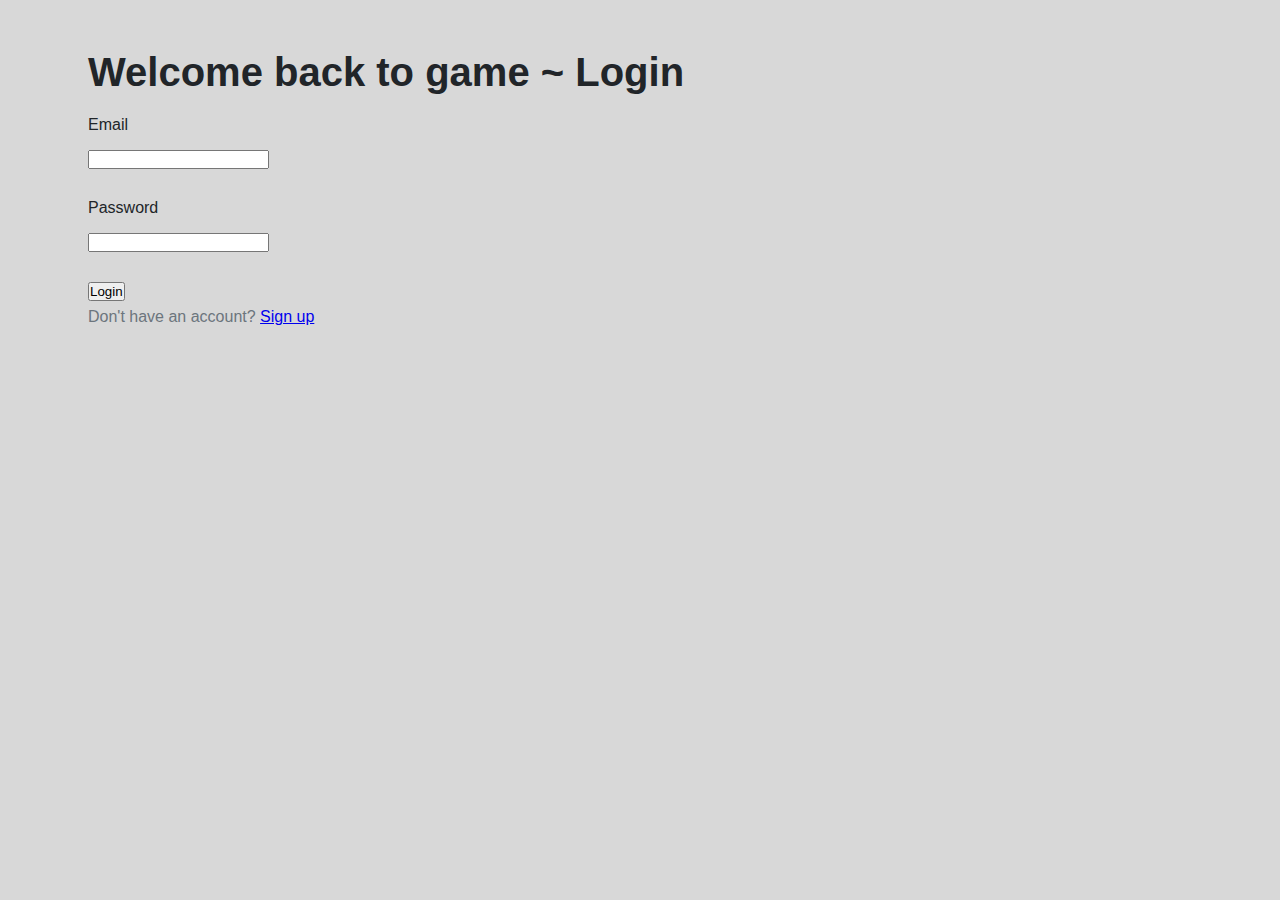
<file: index.html>
<!DOCTYPE html>
<html lang="en">
<head>
    <meta charset="UTF-8">
    <meta name="viewport" content="width=device-width, initial-scale=1.0">
    <title>Rock Paper Scissors</title>
    <link rel="stylesheet" href="style.css">
</head>
<body>
    <div class="container">
        <header>
            <h1>Rock Paper Scissors</h1>
            <div class="user-info">
                <span id="username-display"></span>
                <a href="profile.html" class="profile-btn">Profile</a>
                <button id="logout-btn">Logout</button>
            </div>
        </header>
        
        <div class="game-container">
            <div class="choices">
                <button class="choice-btn" data-choice="rock">✊</button>
                <button class="choice-btn" data-choice="paper">✋</button>
                <button class="choice-btn" data-choice="scissors">✌️</button>
            </div>
            
            <div class="results">
                <div class="result-selection">
                    <span class="result-label">You</span>
                    <span id="player-choice" class="choice-display">?</span>
                </div>
                <div class="result-selection">
                    <span class="result-label">Computer</span>
                    <span id="computer-choice" class="choice-display">?</span>
                </div>
            </div>
            
            <div id="result-text" class="result-text">Choose your weapon!</div>
            
            <div class="score-container">
                <div class="score-box">
                    <span class="score-label">Wins:</span>
                    <span id="wins" class="score-value">0</span>
                </div>
                <div class="score-box">
                    <span class="score-label">Losses:</span>
                    <span id="losses" class="score-value">0</span>
                </div>
                <div class="score-box">
                    <span class="score-label">Draws:</span>
                    <span id="draws" class="score-value">0</span>
                </div>
            </div>
        </div>
    </div>

    <script src="auth.js"></script>
    <script src="game.js"></script>
</body>
</html>
</file>
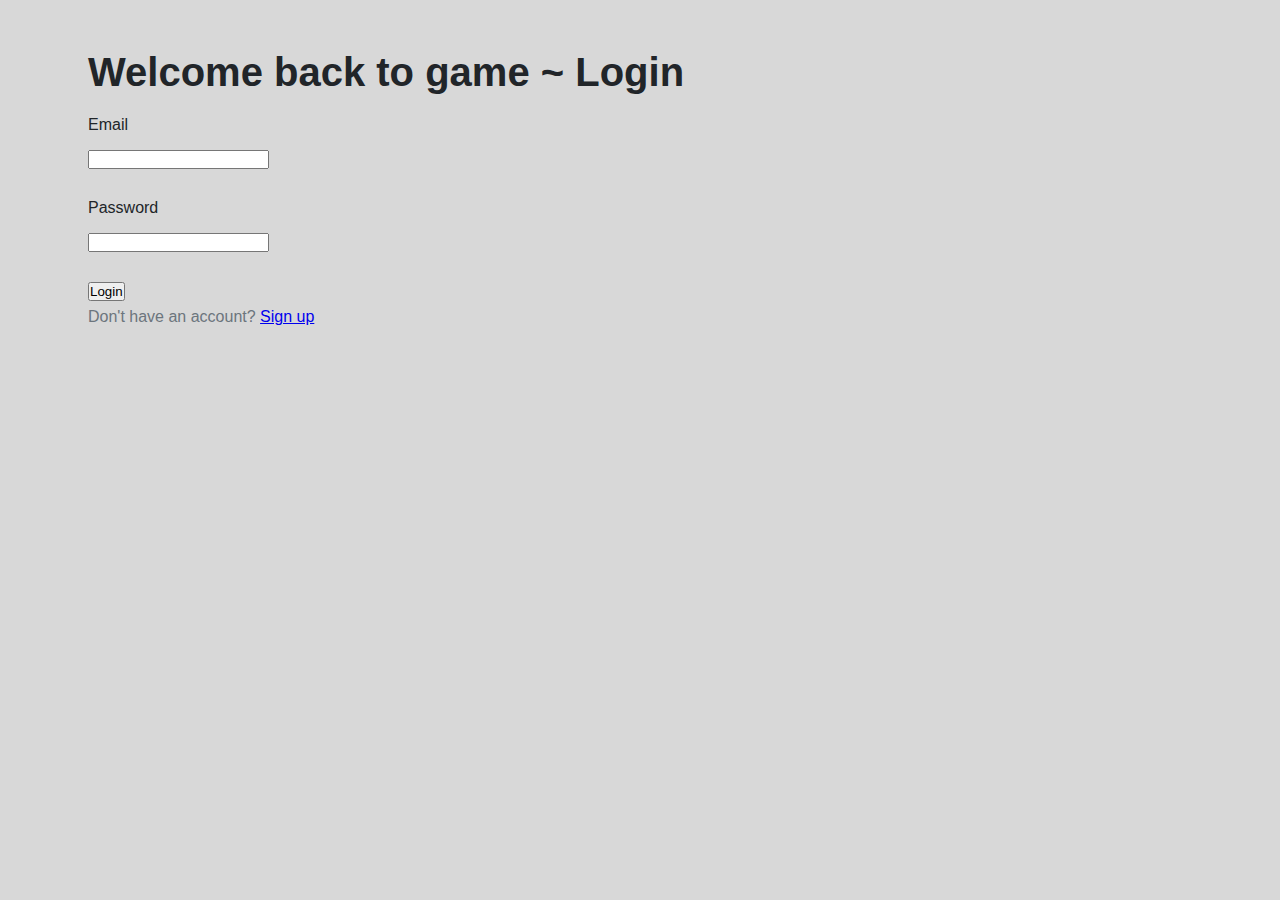
<file: game2.html>
<!DOCTYPE html>
<html lang="en">
<head>
  <meta charset="UTF-8">
  <title>Tic Tac Toe vs Computer</title>
  <link rel="stylesheet" href="style.css">
  <style>
    .board {
      display: grid;
      grid-template-columns: repeat(3, 100px);
      gap: 5px;
      margin: 20px auto;
      width: max-content;
    }
    .cell {
      width: 100px;
      height: 100px;
      font-size: 2em;
      text-align: center;
      line-height: 100px;
      background: #fff;
      border: 2px solid #333;
      cursor: pointer;
    }
    .cell:hover {
      background-color: #eee;
    }
    #status, #statsDisplay {
      font-size: 1.2em;
      margin-top: 20px;
    }
    .container {
      margin-top: 30px;
    }
  </style>
</head>
<body onload="checkAuth(); initGame();">
  <div class="container">
    <h2>Tic Tac Toe - Player vs Computer</h2>
    <div class="board" id="board"></div>
    <div id="status">Your Turn (X)</div>
    <div id="statsDisplay" style="margin-top: 10px;"></div>

    <button onclick="initGame()" class="btn">Restart</button>
    <br><br>

                <a href="index.html">← Back to Home</a>
  </div>

  <!-- Game + Logic -->
  <script>
    let board = [];
    let gameOver = false;
    const PLAYER = 'X';
    const COMPUTER = 'O';

    function initGame() {
      board = Array(9).fill("");
      gameOver = false;
      const boardDiv = document.getElementById("board");
      boardDiv.innerHTML = "";

      for (let i = 0; i < 9; i++) {
        const cell = document.createElement("div");
        cell.classList.add("cell");
        cell.dataset.index = i;
        cell.addEventListener("click", playerMove);
        boardDiv.appendChild(cell);
      }

      document.getElementById("status").innerText = "Your Turn (X)";
      showStats();
    }

    function playerMove(e) {
      const index = e.target.dataset.index;
      if (board[index] !== "" || gameOver) return;

      makeMove(index, PLAYER);
      if (!gameOver) {
        setTimeout(computerMove, 500);
      }
    }

    function computerMove() {
      const emptyCells = board
        .map((v, i) => v === "" ? i : null)
        .filter(v => v !== null);
      if (emptyCells.length === 0) return;

      const randomIndex = emptyCells[Math.floor(Math.random() * emptyCells.length)];
      makeMove(randomIndex, COMPUTER);
    }

    function makeMove(index, player) {
      board[index] = player;
      const cell = document.querySelector(`.cell[data-index='${index}']`);
      cell.innerText = player;
      cell.style.pointerEvents = "none";

      const winner = checkWinner();
      if (winner) {
        gameOver = true;
        if (winner === PLAYER) {
          document.getElementById("status").innerText = "You Win!";
          updateStats("win");
        } else {
          document.getElementById("status").innerText = "Computer Wins!";
          updateStats("loss");
        }
        showStats();
        return;
      }

      if (board.every(cell => cell !== "")) {
        document.getElementById("status").innerText = "It's a Draw!";
        gameOver = true;
        updateStats("loss");
        showStats();
        return;
      }

      document.getElementById("status").innerText =
        (player === PLAYER) ? "Computer's Turn (O)" : "Your Turn (X)";
    }

    function checkWinner() {
      const winPatterns = [
        [0,1,2], [3,4,5], [6,7,8],
        [0,3,6], [1,4,7], [2,5,8],
        [0,4,8], [2,4,6]
      ];

      for (let pattern of winPatterns) {
        const [a, b, c] = pattern;
        if (board[a] && board[a] === board[b] && board[b] === board[c]) {
          return board[a];
        }
      }
      return null;
    }

    function showStats() {
      const stats = getUserStats();
      document.getElementById("statsDisplay").innerText =
        `Wins: ${stats.wins} | Losses: ${stats.losses}`;
    }

    // --- Storage + Auth Helpers ---

    function getSession() {
      return localStorage.getItem("loggedInUser");
    }

    function checkAuth(redirect = true) {
      const user = getSession();
      if (!user && redirect) {
        window.location.href = "login.html";
      }
      return !!user;
    }

    function updateStats(result) {
      const user = getSession();
      if (!user) return;

      let stats = JSON.parse(localStorage.getItem("userStats")) || {};
      if (!stats[user]) stats[user] = { wins: 0, losses: 0 };

      if (result === "win") stats[user].wins++;
      else stats[user].losses++;

      localStorage.setItem("userStats", JSON.stringify(stats));
    }

    function getUserStats() {
      const user = getSession();
      const stats = JSON.parse(localStorage.getItem("userStats")) || {};
      return stats[user] || { wins: 0, losses: 0 };
    }
  </script>
</body>
</html>
</file>
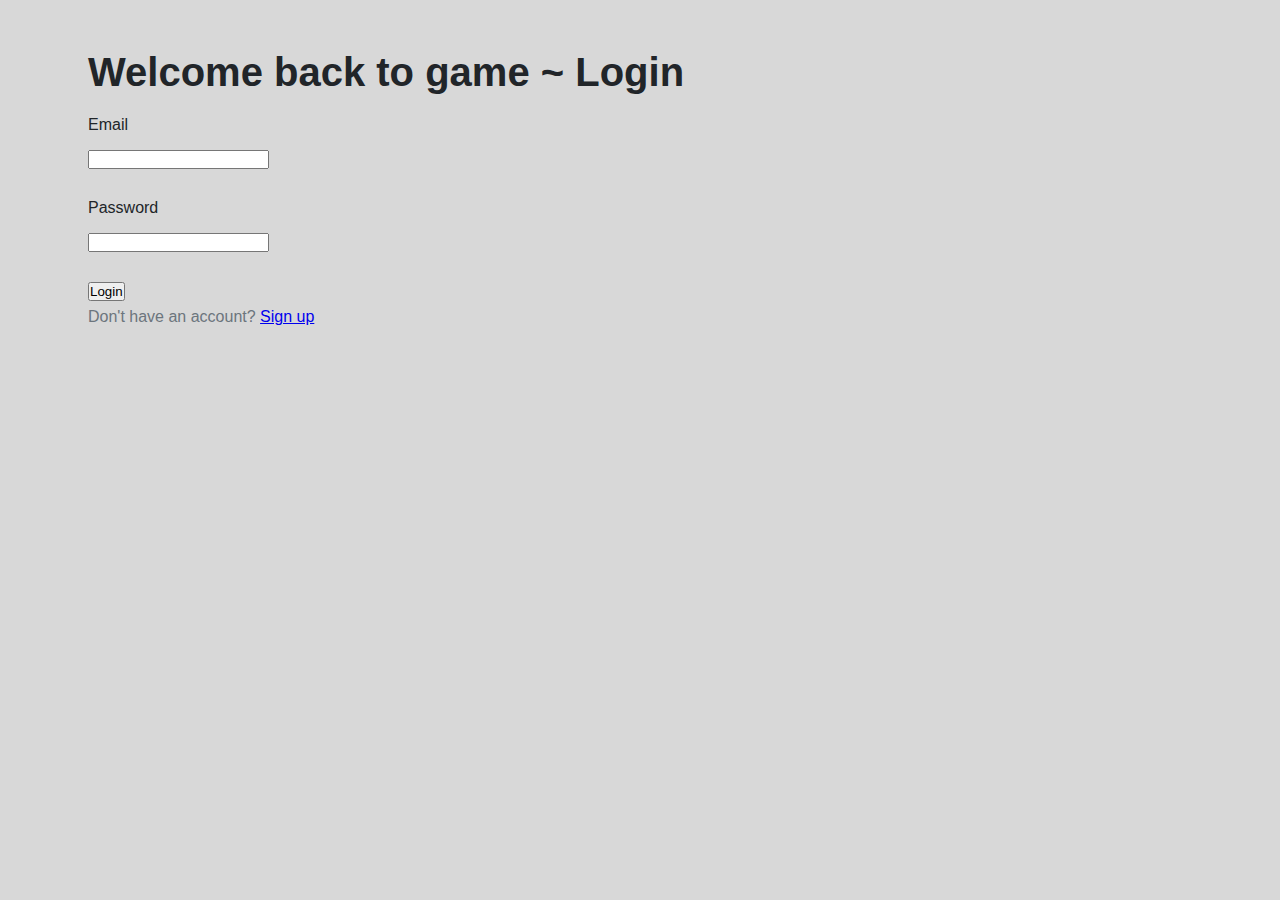
<file: login.html>
<!DOCTYPE html>
<html lang="en">
<head>
    <meta charset="UTF-8">
    <meta name="viewport" content="width=device-width, initial-scale=1.0">
    <title>Login</title>
    <link rel="stylesheet" href="style.css">
</head>
<body>
    <div class="container">
        <div class="auth-form">
            <h1>Welcome back to game ~ Login </h1>
            <form id="login-form">
                <div class="form-group">
                    <label for="email">Email</label>
                    <input type="email" id="email" required>
                </div>
                <div class="form-group">
                    <label for="password">Password</label>
                    <input type="password" id="password" required>
                </div>
                <button type="submit">Login</button>
            </form>
            <p>Don't have an account? <a href="signup.html" onclick="event.preventDefault(); window.location.href='signup.html'">Sign up</a></p>
            <p id="login-error" class="error-message"></p>
        </div>
    </div>

    <script src="auth.js"></script>
</body>
</html>
</file>
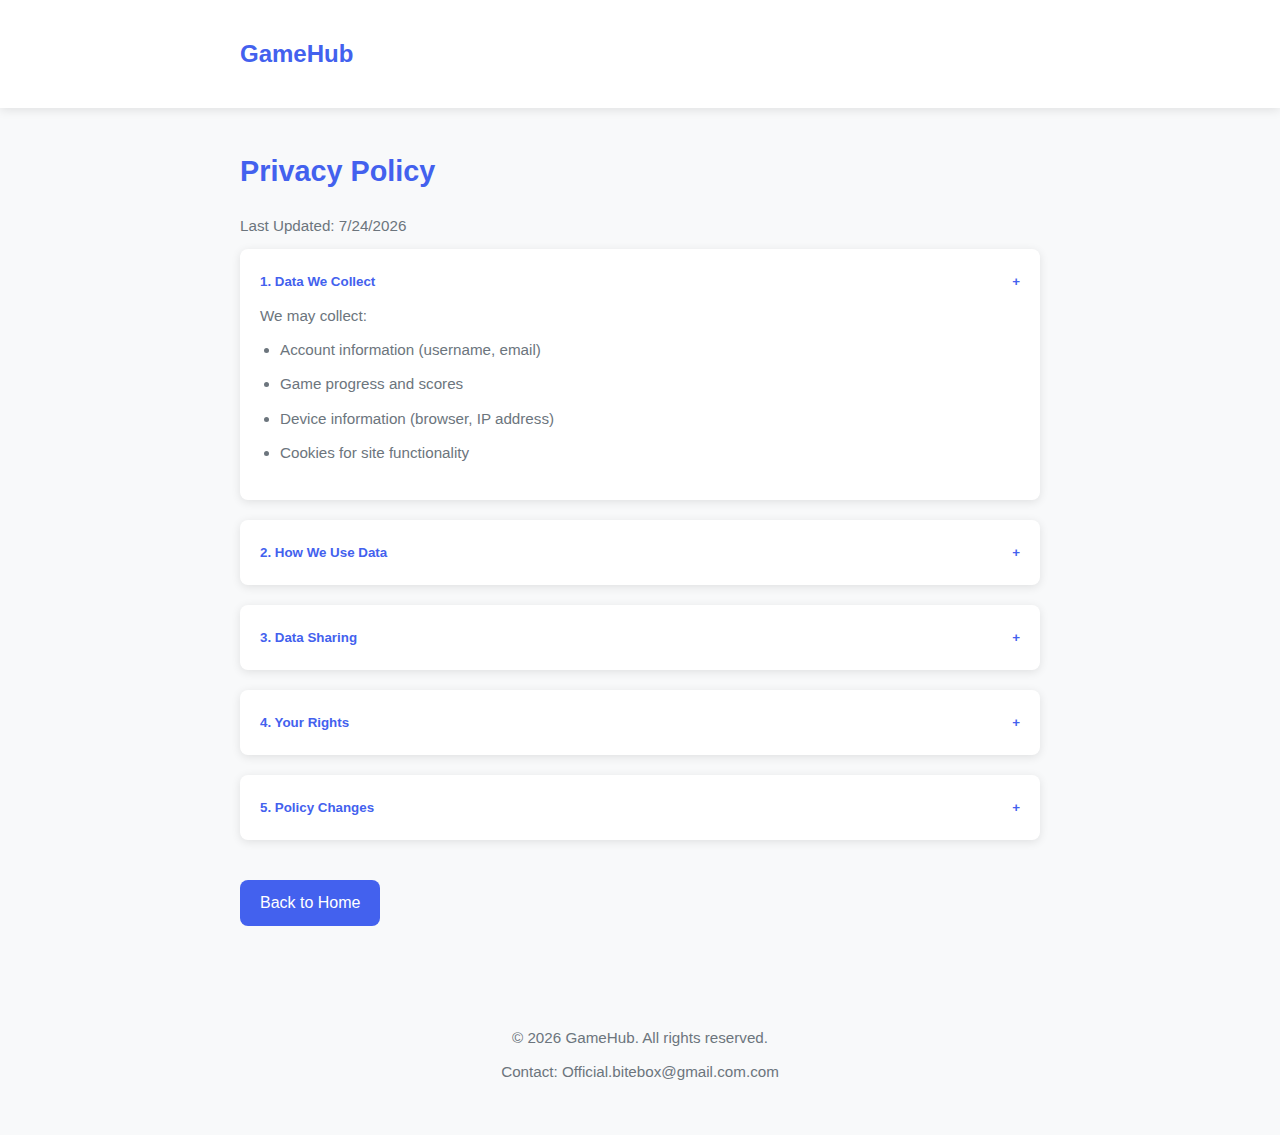
<file: privacy.html>
<!DOCTYPE html>
<html lang="en">
<head>
    <meta charset="UTF-8">
    <meta name="viewport" content="width=device-width, initial-scale=1.0">
    <title>GameHub - Privacy Policy</title>
    <style>
        /* Base Styles */
        :root {
            --primary: #4361ee;
            --dark: #212529;
            --light: #f8f9fa;
            --gray: #6c757d;
            --border-radius: 8px;
            --box-shadow: 0 2px 10px rgba(0,0,0,0.1);
        }

        * {
            margin: 0;
            padding: 0;
            box-sizing: border-box;
        }

        body {
            font-family: 'Segoe UI', Tahoma, Geneva, Verdana, sans-serif;
            line-height: 1.6;
            background-color: var(--light);
            color: var(--dark);
            padding: 0;
            margin: 0;
        }

        .container {
            width: 90%;
            max-width: 800px;
            margin: 0 auto;
            padding: 20px 0;
        }

        header {
            background-color: white;
            box-shadow: var(--box-shadow);
            padding: 15px 0;
            margin-bottom: 20px;
        }

        .logo {
            font-size: 1.5rem;
            font-weight: bold;
            color: var(--primary);
            text-decoration: none;
        }

        h1 {
            color: var(--primary);
            margin-bottom: 20px;
            font-size: 1.8rem;
        }

        h2 {
            font-size: 1.3rem;
            margin: 25px 0 10px;
            color: var(--dark);
        }

        p, li {
            margin-bottom: 10px;
            color: var(--gray);
            font-size: 0.95rem;
        }

        ul {
            padding-left: 20px;
            margin-bottom: 15px;
        }

        .policy-section {
            background: white;
            padding: 20px;
            border-radius: var(--border-radius);
            box-shadow: var(--box-shadow);
            margin-bottom: 20px;
        }

        .back-btn {
            display: inline-block;
            background: var(--primary);
            color: white;
            text-decoration: none;
            padding: 10px 20px;
            border-radius: var(--border-radius);
            margin-top: 20px;
            transition: all 0.3s;
        }

        .back-btn:hover {
            background: #3a0ca3;
        }

        footer {
            text-align: center;
            margin-top: 40px;
            padding: 20px 0;
            color: var(--gray);
            font-size: 0.9rem;
        }

        /* Toggle Sections */
        .toggle-btn {
            background: none;
            border: none;
            color: var(--primary);
            font-weight: bold;
            cursor: pointer;
            padding: 5px 0;
            text-align: left;
            width: 100%;
            display: flex;
            justify-content: space-between;
            align-items: center;
        }

        .toggle-content {
            display: none;
            padding-top: 10px;
        }

        .toggle-content.show {
            display: block;
        }

        /* Responsive Styles */
        @media (max-width: 768px) {
            h1 {
                font-size: 1.5rem;
            }
            
            h2 {
                font-size: 1.2rem;
            }
            
            .policy-section {
                padding: 15px;
            }
        }

        @media (max-width: 480px) {
            .container {
                width: 95%;
            }
            
            h1 {
                font-size: 1.3rem;
            }
        }

        @media (max-width: 320px) {
            .logo {
                font-size: 1.3rem;
            }
            
            h1 {
                font-size: 1.2rem;
            }
            
            p, li {
                font-size: 0.9rem;
            }
        }

        @media (max-width: 250px) {
            .container {
                width: 98%;
                padding: 10px 0;
            }
            
            .logo {
                font-size: 1.1rem;
            }
            
            h1 {
                font-size: 1.1rem;
                margin-bottom: 15px;
            }
            
            h2 {
                font-size: 1rem;
            }
            
            p, li {
                font-size: 0.85rem;
            }
            
            .back-btn {
                padding: 8px 15px;
                font-size: 0.9rem;
            }
        }
    </style>
</head>
<body>
    <header>
        <div class="container">
            <a href="index.html" class="logo">GameHub</a>
        </div>
    </header>

    <main class="container">
        <h1>Privacy Policy</h1>
        
        <p>Last Updated: <span id="currentDate"></span></p>
        
        <div class="policy-section">
            <button class="toggle-btn" onclick="toggleSection('dataCollection')">
                <span>1. Data We Collect</span>
                <span>+</span>
            </button>
            <div class="toggle-content" id="dataCollection">
                <p>We may collect:</p>
                <ul>
                    <li>Account information (username, email)</li>
                    <li>Game progress and scores</li>
                    <li>Device information (browser, IP address)</li>
                    <li>Cookies for site functionality</li>
                </ul>
            </div>
        </div>
        
        <div class="policy-section">
            <button class="toggle-btn" onclick="toggleSection('dataUse')">
                <span>2. How We Use Data</span>
                <span>+</span>
            </button>
            <div class="toggle-content" id="dataUse">
                <p>Your data helps us:</p>
                <ul>
                    <li>Provide and improve our games</li>
                    <li>Personalize your experience</li>
                    <li>Prevent fraud and abuse</li>
                    <li>Send important service updates</li>
                </ul>
            </div>
        </div>
        
        <div class="policy-section">
            <button class="toggle-btn" onclick="toggleSection('dataSharing')">
                <span>3. Data Sharing</span>
                <span>+</span>
            </button>
            <div class="toggle-content" id="dataSharing">
                <p>We don't sell your data. We may share with:</p>
                <ul>
                    <li>Service providers who help operate GameHub</li>
                    <li>Legal authorities when required by law</li>
                </ul>
            </div>
        </div>
        
        <div class="policy-section">
            <button class="toggle-btn" onclick="toggleSection('yourRights')">
                <span>4. Your Rights</span>
                <span>+</span>
            </button>
            <div class="toggle-content" id="yourRights">
                <p>You can:</p>
                <ul>
                    <li>Access and update your account information</li>
                    <li>Request deletion of your data</li>
                    <li>Opt-out of marketing emails</li>
                    <li>Disable cookies in your browser</li>
                </ul>
            </div>
        </div>
        
    
        
        <div class="policy-section">
            <button class="toggle-btn" onclick="toggleSection('changes')">
                <span>5. Policy Changes</span>
                <span>+</span>
            </button>
            <div class="toggle-content" id="changes">
                <p>We may update this policy. We'll notify you of significant changes through our website or email.</p>
            </div>
        </div>
        
        <a href="index.html" class="back-btn">Back to Home</a>
    </main>

    <footer>
        <div class="container">
            <p>&copy; <span id="currentYear"></span> GameHub. All rights reserved.</p>
            <p>Contact: Official.bitebox@gmail.com.com</p>
        </div>
    </footer>

    <script>
        // Set current date and year
        document.getElementById('currentDate').textContent = new Date().toLocaleDateString();
        document.getElementById('currentYear').textContent = new Date().getFullYear();
        
        // Toggle sections
        function toggleSection(sectionId) {
            const section = document.getElementById(sectionId);
            const btn = document.querySelector(`[onclick="toggleSection('${sectionId}')]`);
            
            section.classList.toggle('show');
            btn.querySelector('span:last-child').textContent = 
                section.classList.contains('show') ? '−' : '+';
        }
        
        // Open first section by default
        window.onload = function() {
            toggleSection('dataCollection');
        };
        
        // Make all external links open in new tab
        document.querySelectorAll('a[href^="http"]').forEach(link => {
            link.setAttribute('target', '_blank');
        });
    </script>
</body>
</html>
</file>
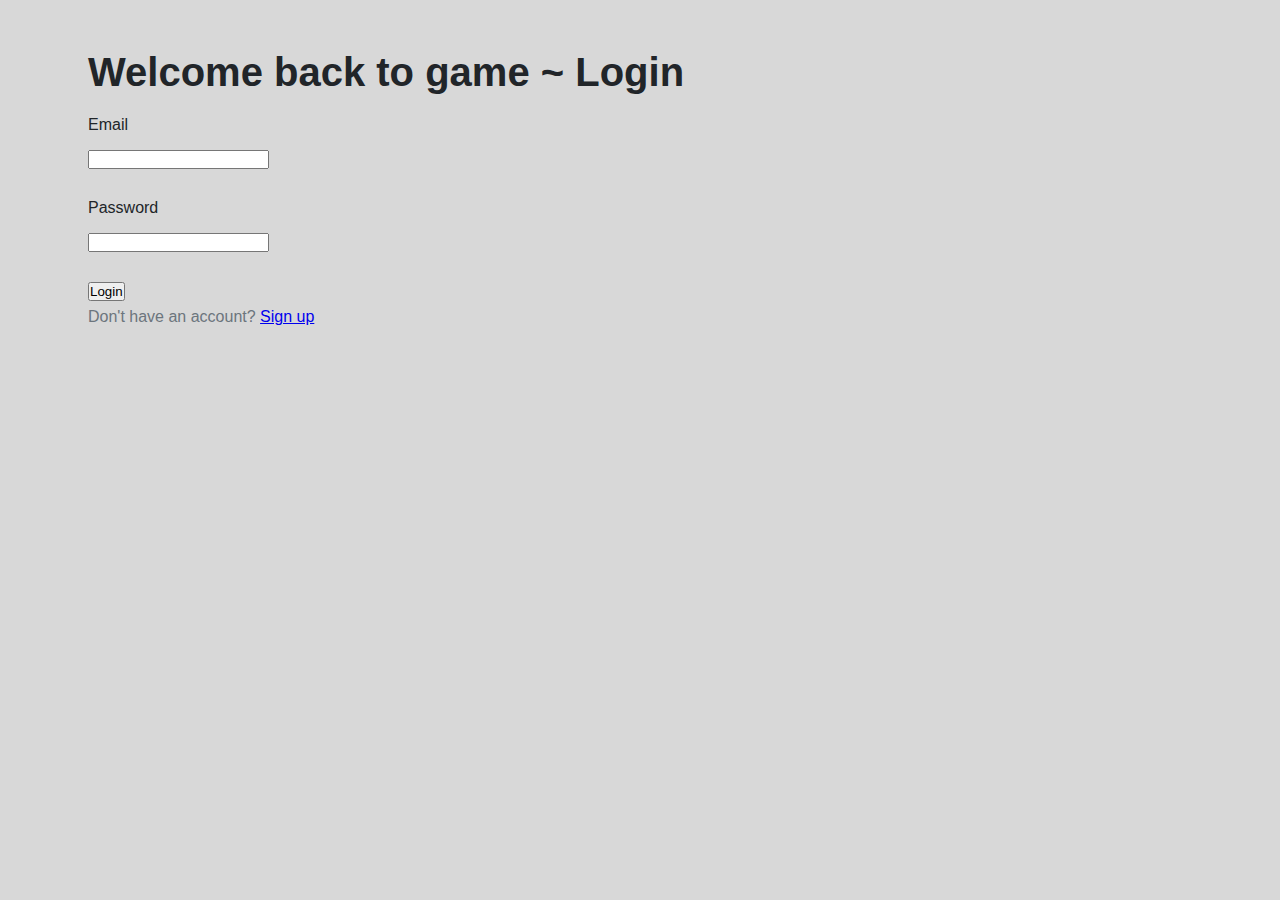
<file: profile.html>
<!DOCTYPE html>
<html lang="en">
<head>
    <meta charset="UTF-8">
    <meta name="viewport" content="width=device-width, initial-scale=1.0">
    <title>User Profile</title>
    <link rel="stylesheet" href="style.css">
</head>
<body>
    <div class="container">
        <header>
            <h1>User Profile</h1>
            <div class="user-info">
                <span id="profile-username"></span>
                <a href="index.html" class="back-btn">Back to Game</a>
                <button id="profile-logout-btn">Logout</button>
            </div>
        </header>
        
        <div class="profile-container">
            <h2>Game Statistics</h2>
            <div class="stats">
                <p>Wins: <span id="wins-count">0</span></p>
                <p>Losses: <span id="losses-count">0</span></p>
            </div>
        </div>
    </div>

    <script src="auth.js"></script>
    <script src="profile.js"></script>
</body>
</html>
</file>
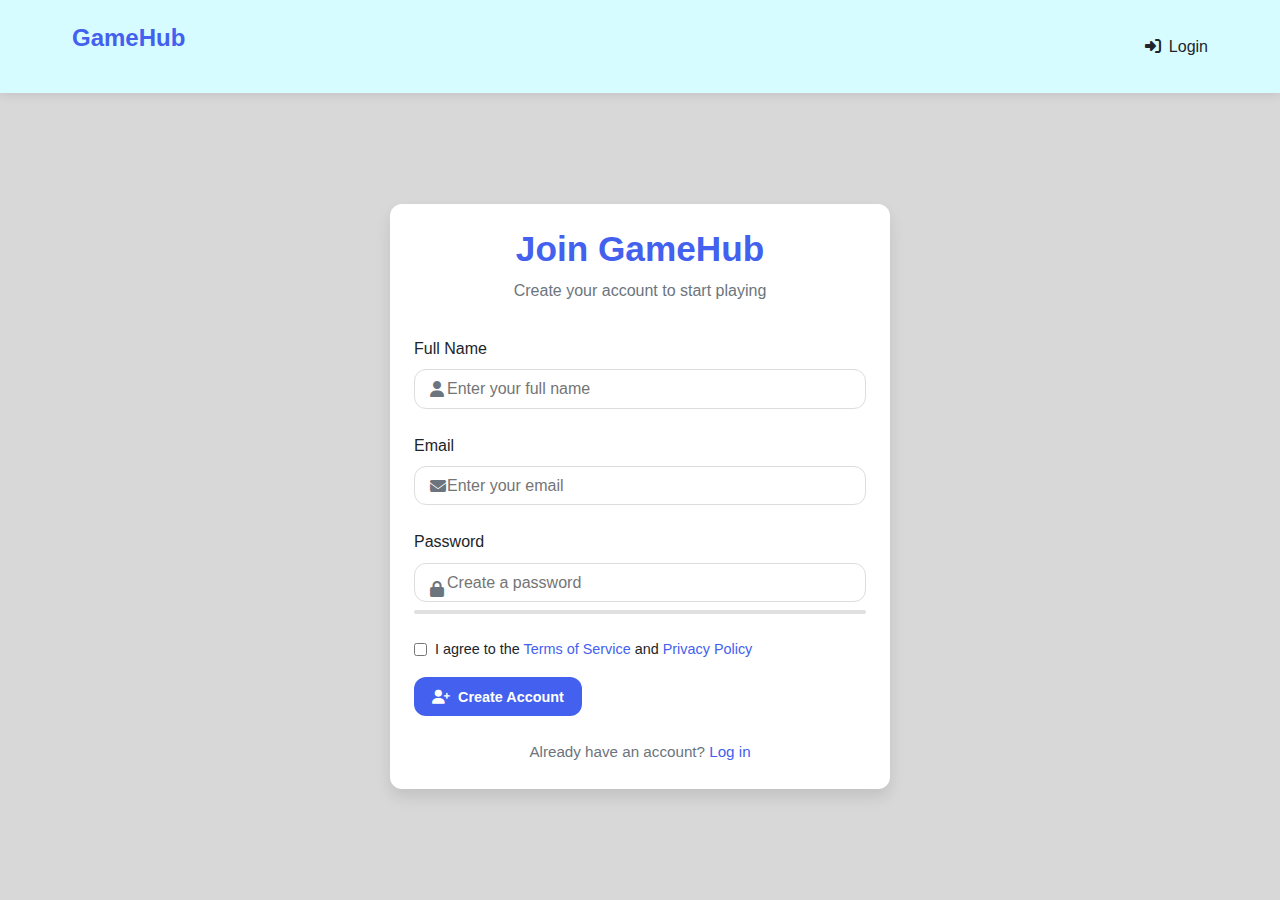
<file: signup.html>
<!DOCTYPE html>
<html lang="en">
<head>
    <meta charset="UTF-8">
    <meta name="viewport" content="width=device-width, initial-scale=1.0">
    <title>Sign Up | GameHub</title>
    <link rel="stylesheet" href="https://cdnjs.cloudflare.com/ajax/libs/font-awesome/6.4.0/css/all.min.css">
    <link rel="stylesheet" href="style.css">
    <style>
        /* Additional styles for signup page */
        .password-strength {
            margin-top: 0.5rem;
            height: 4px;
            background: #e0e0e0;
            border-radius: 2px;
            overflow: hidden;
        }
        
        .password-strength-fill {
            height: 100%;
            width: 0%;
            background: var(--danger-color);
            transition: width 0.3s ease;
        }
        
        .terms-checkbox {
            display: flex;
            align-items: center;
            margin: 1rem 0;
        }
        
        .terms-checkbox input {
            margin-right: 0.5rem;
        }
        
        .terms-text {
            font-size: 0.9rem;
        }
    </style>
</head>
<body>
    <nav class="navbar">
        <div class="container">
            <h1 class="logo">GameHub</h1>
            <div class="nav-links">
                <a href="login.html" class="nav-link"><i class="fas fa-sign-in-alt"></i> Login</a>
            </div>
        </div>
    </nav>

    <div class="container auth-container">
        <div class="auth-card">
            <div class="auth-header">
                <h1>Join GameHub</h1>
                <p>Create your account to start playing</p>
            </div>
            
            <form id="signup-form" class="auth-form">
                <div class="form-group">
                    <label for="name">Full Name</label>
                    <div class="input-with-icon">
                        <i class="fas fa-user"></i>
                        <input type="text" id="name" placeholder="Enter your full name" required>
                    </div>
                </div>
                
                <div class="form-group">
                    <label for="email">Email</label>
                    <div class="input-with-icon">
                        <i class="fas fa-envelope"></i>
                        <input type="email" id="email" placeholder="Enter your email" required>
                    </div>
                </div>
                
                <div class="form-group">
                    <label for="password">Password</label>
                    <div class="input-with-icon">
                        <i class="fas fa-lock"></i>
                        <input type="password" id="password" placeholder="Create a password" required minlength="6">
                        <div class="password-strength">
                            <div class="password-strength-fill" id="password-strength-fill"></div>
                        </div>
                    </div>
                </div>
                
                <div class="terms-checkbox">
                    <input type="checkbox" id="terms" required>
                    <label for="terms" class="terms-text">
                        I agree to the <a href="terms.html">Terms of Service</a> and <a href="privacy.html">Privacy Policy</a>
                    </label>
                </div>
                
                <button type="submit" class="btn btn-primary">
                    <i class="fas fa-user-plus"></i> Create Account
                </button>
                
                <div class="auth-footer">
                    <p>Already have an account? <a href="login.html">Log in</a></p>
                </div>
            </form>
        </div>
    </div>

    <script src="auth.js"></script>
    <script>
        // Password strength indicator
        document.getElementById('password')?.addEventListener('input', function(e) {
            const password = e.target.value;
            const strengthFill = document.getElementById('password-strength-fill');
            
            // Very simple strength calculation
            let strength = 0;
            if (password.length > 0) strength += 20;
            if (password.length >= 6) strength += 30;
            if (/[A-Z]/.test(password)) strength += 20;
            if (/[0-9]/.test(password)) strength += 20;
            if (/[^A-Za-z0-9]/.test(password)) strength += 10;
            
            // Cap at 100
            strength = Math.min(100, strength);
            
            // Update visual indicator
            strengthFill.style.width = `${strength}%`;
            
            // Change color based on strength
            if (strength < 40) {
                strengthFill.style.backgroundColor = 'var(--danger-color)';
            } else if (strength < 70) {
                strengthFill.style.backgroundColor = 'var(--warning-color)';
            } else {
                strengthFill.style.backgroundColor = 'var(--success-color)';
            }
        });
    </script>
</body>
</html>
</file>
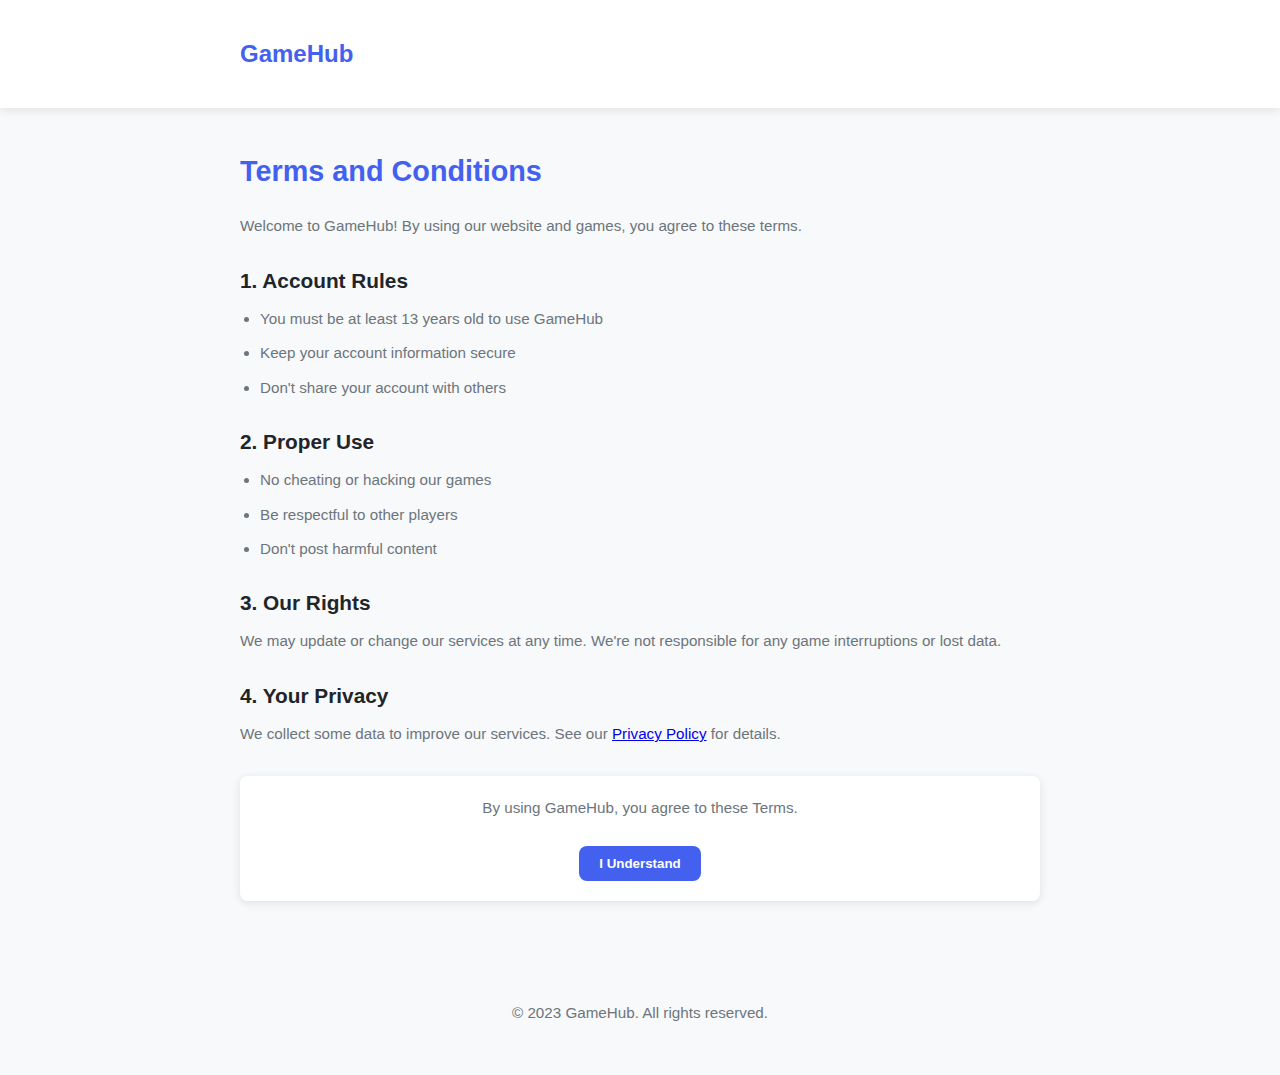
<file: terms.html>
<!DOCTYPE html>
<html lang="en">
<head>
    <meta charset="UTF-8">
    <meta name="viewport" content="width=device-width, initial-scale=1.0">
    <title>GameHub - Terms and Conditions</title>
    <style>
        /* Base Styles */
        :root {
            --primary: #4361ee;
            --dark: #212529;
            --light: #f8f9fa;
            --gray: #6c757d;
            --border-radius: 8px;
            --box-shadow: 0 2px 10px rgba(0,0,0,0.1);
        }

        * {
            margin: 0;
            padding: 0;
            box-sizing: border-box;
        }

        body {
            font-family: 'Segoe UI', Tahoma, Geneva, Verdana, sans-serif;
            line-height: 1.6;
            background-color: var(--light);
            color: var(--dark);
            padding: 0;
            margin: 0;
        }

        .container {
            width: 90%;
            max-width: 800px;
            margin: 0 auto;
            padding: 20px 0;
        }

        header {
            background-color: white;
            box-shadow: var(--box-shadow);
            padding: 15px 0;
            margin-bottom: 20px;
        }

        .logo {
            font-size: 1.5rem;
            font-weight: bold;
            color: var(--primary);
            text-decoration: none;
        }

        h1 {
            color: var(--primary);
            margin-bottom: 20px;
            font-size: 1.8rem;
        }

        h2 {
            font-size: 1.3rem;
            margin: 25px 0 10px;
            color: var(--dark);
        }

        p, li {
            margin-bottom: 10px;
            color: var(--gray);
            font-size: 0.95rem;
        }

        ul {
            padding-left: 20px;
            margin-bottom: 15px;
        }

        .accept-section {
            background: white;
            padding: 20px;
            border-radius: var(--border-radius);
            box-shadow: var(--box-shadow);
            margin-top: 30px;
            text-align: center;
        }

        .accept-btn {
            background: var(--primary);
            color: white;
            border: none;
            padding: 10px 20px;
            border-radius: var(--border-radius);
            cursor: pointer;
            font-weight: bold;
            margin-top: 15px;
            transition: all 0.3s;
        }

        .accept-btn:hover {
            background: #3a0ca3;
        }

        footer {
            text-align: center;
            margin-top: 40px;
            padding: 20px 0;
            color: var(--gray);
            font-size: 0.9rem;
        }

        /* Responsive Styles */
        @media (max-width: 768px) {
            h1 {
                font-size: 1.5rem;
            }
            
            h2 {
                font-size: 1.2rem;
            }
        }

        @media (max-width: 480px) {
            .container {
                width: 95%;
            }
            
            h1 {
                font-size: 1.3rem;
            }
            
            .accept-section {
                padding: 15px;
            }
        }

        @media (max-width: 320px) {
            .logo {
                font-size: 1.3rem;
            }
            
            h1 {
                font-size: 1.2rem;
            }
            
            p, li {
                font-size: 0.9rem;
            }
        }

        @media (max-width: 250px) {
            .container {
                width: 98%;
                padding: 10px 0;
            }
            
            .logo {
                font-size: 1.1rem;
            }
            
            h1 {
                font-size: 1.1rem;
                margin-bottom: 15px;
            }
            
            h2 {
                font-size: 1rem;
            }
            
            p, li {
                font-size: 0.85rem;
            }
            
            .accept-btn {
                padding: 8px 15px;
                font-size: 0.9rem;
            }
        }
    </style>
</head>
<body>
    <header>
        <div class="container">
            <a href="index.html" class="logo">GameHub</a>
        </div>
    </header>

    <main class="container">
        <h1>Terms and Conditions</h1>
        
        <p>Welcome to GameHub! By using our website and games, you agree to these terms.</p>
        
        <h2>1. Account Rules</h2>
        <ul>
            <li>You must be at least 13 years old to use GameHub</li>
            <li>Keep your account information secure</li>
            <li>Don't share your account with others</li>
        </ul>
        
        <h2>2. Proper Use</h2>
        <ul>
            <li>No cheating or hacking our games</li>
            <li>Be respectful to other players</li>
            <li>Don't post harmful content</li>
        </ul>
        
        <h2>3. Our Rights</h2>
        <p>We may update or change our services at any time. We're not responsible for any game interruptions or lost data.</p>
        
        <h2>4. Your Privacy</h2>
        <p>We collect some data to improve our services. See our <a href="#">Privacy Policy</a> for details.</p>
        
        <div class="accept-section">
            <p>By using GameHub, you agree to these Terms.</p>
            <button class="accept-btn" id="acceptBtn">I Understand</button>
        </div>
    </main>

    <footer>
        <div class="container">
            <p>&copy; 2023 GameHub. All rights reserved.</p>
        </div>
    </footer>

    <script>
        document.addEventListener('DOMContentLoaded', function() {
            const acceptBtn = document.getElementById('acceptBtn');
            
            // Check if terms were already accepted
            if(localStorage.getItem('termsAccepted')) {
                acceptBtn.textContent = 'Terms Accepted';
                acceptBtn.style.backgroundColor = '#4cc9f0';
                acceptBtn.disabled = true;
            }
            
            // Handle accept button click
            acceptBtn.addEventListener('click', function() {
                localStorage.setItem('termsAccepted', 'true');
                acceptBtn.textContent = 'Terms Accepted';
                acceptBtn.style.backgroundColor = '#4cc9f0';
                acceptBtn.disabled = true;
                
                // Optional: Redirect after acceptance
                setTimeout(() => {
                    window.location.href = 'index.html';
                }, 1000);
            });
            
            // Make external links open in new tab
            document.querySelectorAll('a[href^="http"]').forEach(link => {
                link.setAttribute('target', '_blank');
            });
        });
    </script>
</body>
</html>
</file>
<file: style.css>
:root {
    --primary-color: #4361ee;
    --primary-dark: #3a0ca3;
    --secondary-color: #7209b7;
    --accent-color: #f72585;
    --light-color: #f8f9fa;
    --dark-color: #212529;
    --gray-color: #6c757d;
    --success-color: #4cc9f0;
    --danger-color: #ef233c;
    --warning-color: #f8961e;
    --border-radius: 12px;
    --box-shadow: 0 8px 15px rgba(0, 0, 0, 0.1);
    --transition: all 0.3s cubic-bezier(0.25, 0.8, 0.25, 1);
}

* {
    margin: 0;
    padding: 0;
    box-sizing: border-box;
}

body {
    font-family: 'Poppins', sans-serif;
    background-color: rgb(216, 216, 216);
    color: var(--dark-color);
    line-height: 1.6;
    min-height: 100vh;
    display: flex;
    flex-direction: column;
}


.container {
    width: 90%;
    max-width: 1200px;
    margin: 0 auto;
    padding: 2rem 0;
    flex: 1;
}


h1, h2, h3, h4 {
    color: var(--dark-color);
    margin-bottom: 1rem;
    font-weight: 600;
}

h1 {
    font-size: 2.5rem;
    line-height: 1.2;
}

h2 {
    font-size: 2rem;
}

h3 {
    font-size: 1.5rem;
}

p {
    margin-bottom: 1rem;
    color: var(--gray-color);
}

.navbar {
    background-color:  rgb(215, 252, 255);
    box-shadow: 0 2px 10px rgba(0, 0, 0, 0.1);
    padding: 1rem 0;
    position: sticky;
    top: 0;
    z-index: 100;
}

.navbar .container {
    display: flex;
    justify-content: space-between;
    align-items: center;
    padding: 0 2rem;
}

.logo {
    font-size: 1.8rem;
    font-weight: 700;
    color: var(--primary-color);
    text-decoration: none;
}

.nav-links {
    display: flex;
    gap: 1.5rem;
}

.nav-link {
    color: var(--dark-color);
    text-decoration: none;
    font-weight: 500;
    display: flex;
    align-items: center;
    gap: 0.5rem;
    transition: var(--transition);
}

.nav-link:hover {
    color: var(--primary-color);
}


.btn {
    display: inline-flex;
    align-items: center;
    justify-content: center;
    gap: 0.5rem;
    padding: 0.8rem 1.5rem;
    border-radius: var(--border-radius);
    font-weight: 600;
    text-decoration: none;
    cursor: pointer;
    transition: var(--transition);
    border: 2px solid transparent;
}

.btn-primary {
    background-color: var(--primary-color);
    color: white;
}

.btn-primary:hover {
    background-color: var(--primary-dark);
    transform: translateY(-2px);
    box-shadow: var(--box-shadow);
}

.btn-outline {
    background-color: transparent;
    border-color: var(--primary-color);
    color: var(--primary-color);
}

.btn-outline:hover {
    background-color: var(--primary-color);
    color: white;
    transform: translateY(-2px);
}

.btn-danger {
    background-color: var(--danger-color);
    color: white;
}

.btn-danger:hover {
    background-color: #d90429;
    transform: translateY(-2px);
    box-shadow: var(--box-shadow);
}

.play-btn {
    width: 100%;
    margin-top: 1rem;
}


.hero {
    text-align: center;
    margin-bottom: 3rem;
    padding: 2rem 0;
}

.hero h1 {
    font-size: 3rem;
    background: linear-gradient(to right, var(--primary-color), var(--secondary-color));
    -webkit-background-clip: text;
    background-clip: text;
    color: transparent;
    margin-bottom: 1rem;
}

.hero p {
    font-size: 1.2rem;
    max-width: 700px;
    margin: 0 auto;
}


.game-cards {
    display: grid;
    grid-template-columns: repeat(auto-fit, minmax(300px, 1fr));
    gap: 2rem;
    margin: 2rem 0;
}

.game-card {
    background: rgb(215, 252, 255);
    border-radius: var(--border-radius);
    padding: 2rem;
    text-align: center;
    box-shadow: var(--box-shadow);
    transition: var(--transition);
}

.game-card:hover {
    transform: translateY(-5px);
    box-shadow: 0 15px 30px rgba(0, 0, 0, 0.15);
}

.game-icon {
    font-size: 3rem;
    color: var(--primary-color);
    margin-bottom: 1rem;
}


.auth-links {
    text-align: center;
    margin-top: 2rem;
}

.auth-buttons {
    display: flex;
    gap: 1rem;
    justify-content: center;
    margin-top: 1rem;
}

.auth-buttons .btn {
    flex: 1;
    max-width: 200px;
}


.game-container {
    text-align: center;
}

.game-title {
    margin-bottom: 2rem;
    color: var(--primary-color);
}

.game-stats {
    display: flex;
    justify-content: center;
    gap: 1.5rem;
    margin-bottom: 3rem;
    flex-wrap: wrap;
}

.stat-card {
    background: white;
    border-radius: var(--border-radius);
    padding: 1.5rem;
    min-width: 120px;
    box-shadow: var(--box-shadow);
}

.stat-card h4 {
    font-size: 1rem;
    color: var(--gray-color);
    margin-bottom: 0.5rem;
}

.stat-card span {
    font-size: 1.8rem;
    font-weight: 700;
    color: var(--primary-color);
}

.game-area {
    display: flex;
    justify-content: space-around;
    align-items: center;
    margin: 2rem 0;
    flex-wrap: wrap;
    gap: 2rem;
}

.player-section, .computer-section {
    flex: 1;
    min-width: 200px;
}

.vs-text {
    font-size: 2rem;
    font-weight: 700;
    color: var(--accent-color);
}

.choice-display {
    font-size: 5rem;
    margin: 1rem 0;
    color: var(--primary-color);
    transition: var(--transition);
    height: 120px;
    display: flex;
    align-items: center;
    justify-content: center;
}

.choice-selected {
    animation: bounce 0.5s;
}

@keyframes bounce {
    0%, 100% { transform: translateY(0); }
    50% { transform: translateY(-20px); }
}

.game-controls {
    display: flex;
    gap: 1rem;
    justify-content: center;
    margin: 2rem 0;
    flex-wrap: wrap;
}

.choice-btn {
    background: white;
    border: 2px solid var(--primary-color);
    border-radius: var(--border-radius);
    padding: 1rem 1.5rem;
    font-size: 1rem;
    cursor: pointer;
    transition: var(--transition);
    display: flex;
    align-items: center;
    gap: 0.5rem;
}

.choice-btn:hover {
    background: var(--primary-color);
    color: white;
    transform: translateY(-3px);
    box-shadow: var(--box-shadow);
}

.result-container {
    background: white;
    border-radius: var(--border-radius);
    padding: 1.5rem;
    margin: 2rem auto;
    max-width: 600px;
    box-shadow: var(--box-shadow);
}

.game-actions {
    display: flex;
    gap: 1rem;
    justify-content: center;
    margin-top: 2rem;
}

.footer {
    background: var(--dark-color);
    color: white;
    text-align: center;
    padding: 1.5rem 0;
    margin-top: 3rem;
}


@media (max-width: 768px) {
    .container {
        padding: 1.5rem;
    }
    
    .hero h1 {
        font-size: 2.2rem;
    }
    
    .game-area {
        flex-direction: column;
    }
    
    .vs-text {
        margin: 1rem 0;
    }
    
    .game-controls {
        flex-direction: column;
    }
    
    .choice-btn {
        width: 100%;
        justify-content: center;
    }
    
    .game-actions {
        flex-direction: column;
    }
    
    .game-actions .btn {
        width: 100%;
    }
}





.alert {
    padding: 0.8rem 1rem;
    border-radius: var(--border-radius);
    margin-bottom: 1rem;
    font-weight: 500;
    animation: slideDown 0.3s ease-out;
}

.alert-success {
    background-color: rgba(76, 201, 240, 0.2);
    color: #0a9396;
    border-left: 4px solid var(--success-color);
}

.alert-error {
    background-color: rgba(239, 35, 60, 0.1);
    color: var(--danger-color);
    border-left: 4px solid var(--danger-color);
}

@keyframes slideDown {
    from {
        transform: translateY(-20px);
        opacity: 0;
    }
    to {
        transform: translateY(0);
        opacity: 1;
    }
}


.auth-container {
    display: flex;
    align-items: center;
    justify-content: center;
    min-height: calc(100vh - 120px);
    padding: 2rem 0;
}

.auth-card {
    background: white;
    border-radius: var(--border-radius);
    padding: 2.5rem;
    width: 100%;
    max-width: 500px;
    box-shadow: var(--box-shadow);
    margin: 0 auto;
}

.auth-header {
    text-align: center;
    margin-bottom: 2rem;
}

.auth-header h1 {
    font-size: 2.2rem;
    margin-bottom: 0.5rem;
    color: var(--primary-color);
}

.auth-header p {
    color: var(--gray-color);
    font-size: 1rem;
}

.auth-form {
    margin-top: 1.5rem;
}

.form-group {
    margin-bottom: 1.5rem;
}

.form-group label {
    display: block;
    margin-bottom: 0.5rem;
    font-weight: 500;
    color: var(--dark-color);
}

.input-with-icon {
    position: relative;
}

.input-with-icon i {
    position: absolute;
    left: 1rem;
    top: 50%;
    transform: translateY(-50%);
    color: var(--gray-color);
    font-size: 1rem;
}

.input-with-icon input {
    width: 100%;
    padding: 0.8rem 1rem 0.8rem 2.5rem;
    border: 1px solid #ddd;
    border-radius: var(--border-radius);
    font-size: 1rem;
    transition: var(--transition);
}

.input-with-icon input:focus {
    outline: none;
    border-color: var(--primary-color);
    box-shadow: 0 0 0 3px rgba(67, 97, 238, 0.1);
}

.password-strength {
    margin-top: 0.5rem;
    height: 4px;
    background: #e0e0e0;
    border-radius: 2px;
    overflow: hidden;
}

.password-strength-fill {
    height: 100%;
    width: 0%;
    transition: width 0.3s ease;
}

.terms-checkbox {
    display: flex;
    align-items: center;
    margin: 1.5rem 0;
    font-size: 0.9rem;
}

.terms-checkbox input {
    margin-right: 0.8rem;
}

.terms-text a {
    color: var(--primary-color);
    text-decoration: none;
}

.terms-text a:hover {
    text-decoration: underline;
}

.remember-me {
    display: flex;
    align-items: center;
    justify-content: space-between;
    margin: 1rem 0;
    font-size: 0.9rem;
}

.remember-me label {
    margin: 0;
    cursor: pointer;
}

.forgot-password {
    color: var(--primary-color);
    text-decoration: none;
    font-size: 0.9rem;
}

.forgot-password:hover {
    text-decoration: underline;
}

.social-divider {
    display: flex;
    align-items: center;
    margin: 1.5rem 0;
    color: var(--gray-color);
    font-size: 0.9rem;
}

.social-divider::before,
.social-divider::after {
    content: "";
    flex: 1;
    border-bottom: 1px solid #eee;
    margin: 0 1rem;
}

.social-buttons {
    display: flex;
    gap: 1rem;
    justify-content: center;
    margin: 1.5rem 0;
}

.social-btn {
    display: flex;
    align-items: center;
    justify-content: center;
    width: 44px;
    height: 44px;
    border-radius: 50%;
    background: white;
    border: 1px solid #ddd;
    color: var(--dark-color);
    transition: var(--transition);
    cursor: pointer;
    font-size: 1.1rem;
}

.social-btn:hover {
    background: #f5f5f5;
    transform: translateY(-2px);
    box-shadow: 0 2px 5px rgba(0, 0, 0, 0.1);
}

.auth-footer {
    text-align: center;
    margin-top: 1.5rem;
    font-size: 0.95rem;
}

.auth-footer p {
    color: var(--gray-color);
    margin-bottom: 0;
}

.auth-footer a {
    color: var(--primary-color);
    text-decoration: none;
    font-weight: 500;
}

.auth-footer a:hover {
    text-decoration: underline;
}


.password-weak {
    background-color: var(--danger-color);
}

.password-medium {
    background-color: var(--warning-color);
}

.password-strong {
    background-color: var(--success-color);
}

@media (max-width: 576px) {
    .auth-card {
        padding: 1.5rem;
    }
    
    .auth-header h1 {
        font-size: 1.8rem;
    }
    
    .input-with-icon input {
        padding: 0.7rem 1rem 0.7rem 2.2rem;
    }
    
    .social-buttons {
        margin: 1rem 0;
    }
}


/*media*/
@media (min-width: 250px) {
    body {
        overflow-x: hidden;
        min-width: 250px; 
    }
    
    .container {
        width: 100%;
        padding: 0.5rem;
        max-width: 100%;
    }
    
    .navbar .container {
        padding: 0.5rem;
        flex-wrap: wrap;
    }
    
    .logo {
        font-size: 1.3rem;
        order: 1;
    }
    
    .nav-links {
        order: 3;
        width: 100%;
        justify-content: center;
        margin-top: 0.5rem;
        gap: 0.8rem;
    }
    
    .hero h1 {
        font-size: 1.5rem;
        line-height: 1.3;
        word-break: break-word;
    }
    
    .hero p {
        font-size: 0.9rem;
        padding: 0 0.5rem;
    }
    
    .game-card {
        padding: 1rem;
        min-width: 0;
    }
    
    .game-icon {
        font-size: 1.8rem;
    }
    
    .btn {
        padding: 0.6rem 1rem;
        font-size: 0.9rem;
    }
    
    .choice-btn {
        padding: 0.8rem;
        font-size: 0.9rem;
    }
    
    .choice-display {
        font-size: 3rem;
        height: 80px;
    }
    
    .vs-text {
        font-size: 1.5rem;
    }
    
    .stat-card {
        min-width: 80px;
        padding: 1rem;
    }
    
    .stat-card span {
        font-size: 1.4rem;
    }
    
    .auth-card {
        padding: 1rem;
        margin: 0.5rem;
    }
    
    .input-with-icon input {
        padding: 0.6rem 0.8rem 0.6rem 2rem;
    }
    
    .social-buttons {
        gap: 0.5rem;
    }
    
    .game-cards {
        grid-template-columns: 1fr;
    }
}


@media (min-width: 320px) {
    .container {
        width: 95%;
    }
    
    .logo {
        font-size: 1.5rem;
    }
    
    .hero h1 {
        font-size: 1.8rem;
    }
    
    .game-card {
        padding: 1.2rem;
    }
    
    .choice-btn {
        padding: 0.8rem 1rem;
    }
}


@media (min-width: 400px) {
    .navbar .container {
        flex-wrap: nowrap;
    }
    
    .nav-links {
        width: auto;
        order: 2;
        margin-top: 0;
    }
    
    .hero h1 {
        font-size: 2rem;
    }
    
    .game-cards {
        grid-template-columns: repeat(auto-fit, minmax(280px, 1fr));
    }
}


@media (min-width: 480px) {
    .container {
        padding: 1rem;
    }
    
    .hero {
        padding: 1.5rem 0;
    }
    
    .game-card {
        padding: 1.5rem;
    }
    
    .auth-card {
        padding: 1.5rem;
    }
}


@media (min-width: 600px) {
    .hero h1 {
        font-size: 2.2rem;
    }
    
    .hero p {
        font-size: 1rem;
    }
    
    .choice-display {
        font-size: 4rem;
        height: 100px;
    }
}

@media (min-width: 768px) {
    .container {
        padding: 1.5rem;
    }
    
    .hero h1 {
        font-size: 2.5rem;
    }
    
    .game-area {
        flex-direction: row;
    }
    
    .vs-text {
        font-size: 2rem;
    }
}

@media (min-width: 992px) {
    .container {
        width: 90%;
        max-width: 1200px;
    }
    
    .hero h1 {
        font-size: 3rem;
    }
}

@media (min-width: 1200px) {
    .game-cards {
        grid-template-columns: repeat(auto-fit, minmax(350px, 1fr));
    }
}


@media (max-height: 500px) and (orientation: landscape) {
    .auth-container {
        padding: 0.5rem 0;
        min-height: auto;
    }
    
    .auth-card {
        padding: 1rem;
    }
    
    .hero {
        padding: 1rem 0;
    }
}


@media (min-aspect-ratio: 13/9) {
    .container {
        max-width: 1000px;
    }
}
@media (-webkit-min-device-pixel-ratio: 2), (min-resolution: 192dpi) {
    .btn, .choice-btn, .social-btn {
        border-width: 1.5px;
    }
}


@media (pointer: coarse) {
    .btn, .choice-btn, .nav-link {
        min-height: 44px;
        min-width: 44px;
    }
    
    input, button {
        font-size: 16px; 
    }
}


@media print {
    .navbar, .footer, .game-controls {
        display: none;
    }
    
    body {
        background: white;
        color: black;
    }
    
    .container {
        width: 100%;
        padding: 0;
    }
}



.alert {
  padding: 12px;
  border-radius: 4px;
  margin-bottom: 16px;
}
.alert-error {
  background: #ffebee;
  color: #d32f2f;
}
.alert-success {
  background: #e8f5e9;
  color: #2e7d32;
}
</file>
